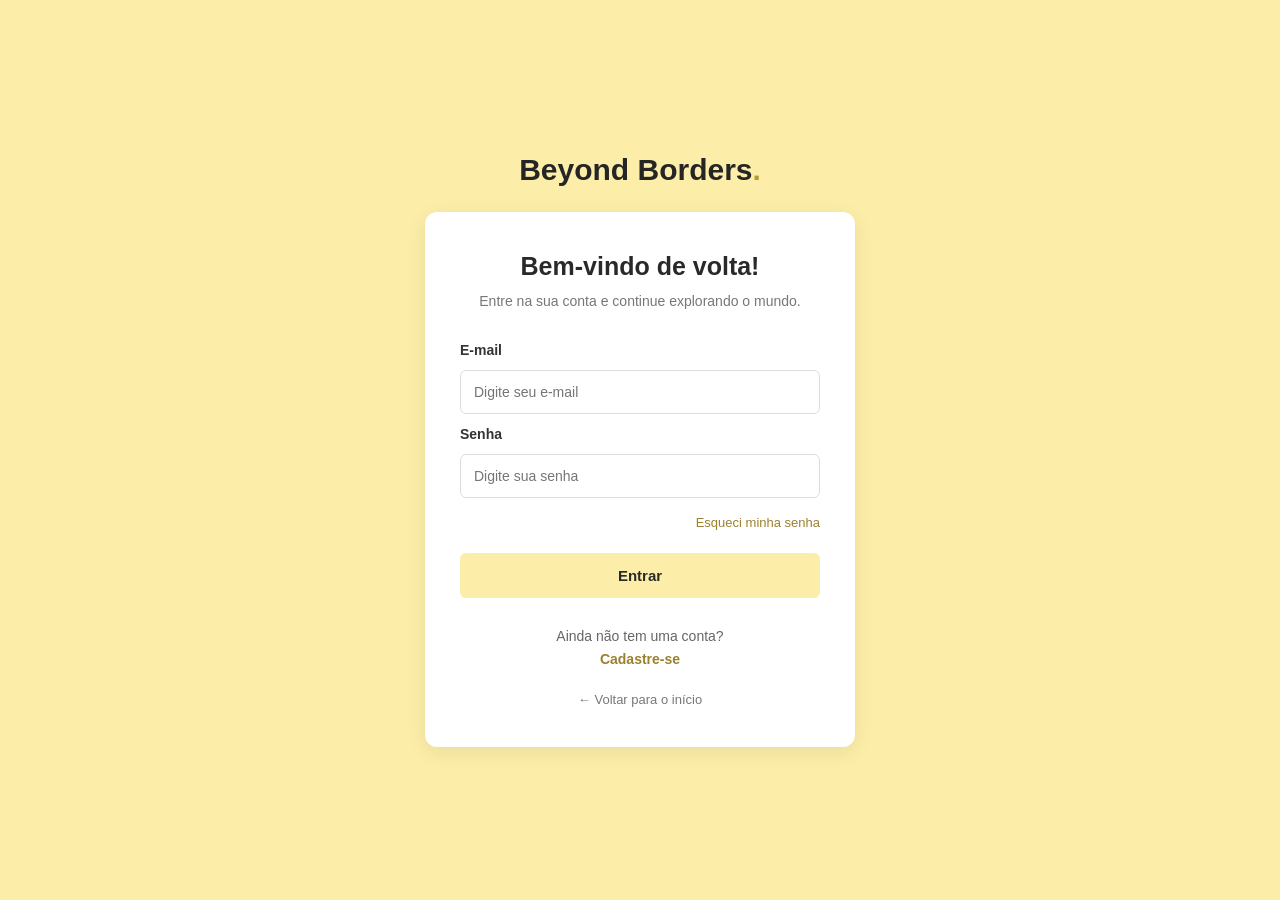
<file: frontend/area.html>
<!DOCTYPE html>
<html lang="pt-br">
<head>
    <meta charset="UTF-8">
    <meta name="viewport" content="width=device-width, initial-scale=1.0">
    <title>Minha conta | Beyond Borders</title>
    <link rel="stylesheet" href="css/style.css">
</head>

<body class="pagina-login">

    <div class="login-container">

        <div class="login-box">

            <h1>Bem-vindo à Beyond Borders! ✈️</h1>

            <p id="boasVindas">
                Você está conectado!
            </p>

            <button onclick="window.location.href='index.html'">
                Explorar destinos
            </button>

            <button onclick="window.location.href='cadastrar-ponto.html'"
             style="margin-top: 12px;">
                Cadastrar ponto turístico
            </button>

            <button onclick="sair()" style="margin-top: 12px;">
                Sair da conta
            </button>

        </div>

    </div>

    <script>
        const usuario = JSON.parse(
            sessionStorage.getItem("usuarioLogado")
        );

        if (!usuario) {
            window.location.href = "login.html";
        } else {
            document.getElementById("boasVindas").textContent =
                "Olá, " + usuario.nome + "! Que bom ter você conosco.";
        }

        function sair() {
            sessionStorage.removeItem("usuarioLogado");
            window.location.href = "login.html";
        }
    </script>

</body>
</html>
</file>
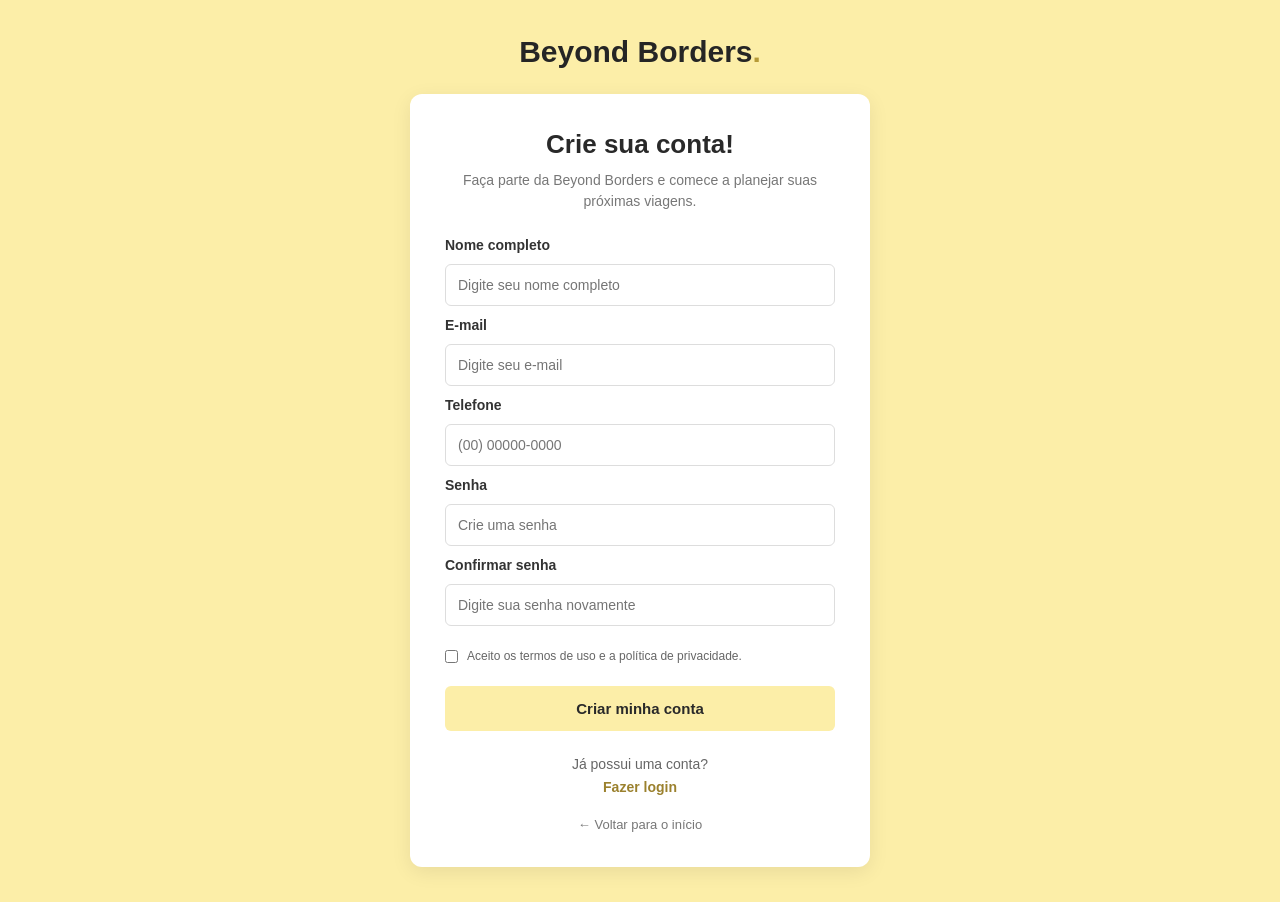
<file: frontend/cadastro.html>
<!DOCTYPE html>
<html lang="pt-br">

<head>
    <meta charset="UTF-8">
    <meta name="viewport" content="width=device-width, initial-scale=1.0">
    <title>Cadastro | Beyond Borders</title>
    <link rel="stylesheet" href="css/style.css">
</head>

<body class="pagina-cadastro">

    <div class="cadastro-container">

        <a href="index.html" class="logo-cadastro">
            Beyond Borders<span>.</span>
        </a>

        <div class="cadastro-box">

            <h1>Crie sua conta!</h1>

            <p>
                Faça parte da Beyond Borders e comece
                a planejar suas próximas viagens.
            </p>

            <form id="cadastroForm">

                <label for="nome">Nome completo</label>
                <input type="text" id="nome" placeholder="Digite seu nome completo" required>

                <label for="email-cadastro">E-mail</label>
                <input type="email" id="email-cadastro" placeholder="Digite seu e-mail" required>

                <label for="telefone">Telefone</label>
                <input type="tel" id="telefone" placeholder="(00) 00000-0000" required>

                <label for="senha-cadastro">Senha</label>
                <input type="password" id="senha-cadastro" placeholder="Crie uma senha" minlength="8" required>

                <label for="confirmar-senha">Confirmar senha</label>
                <input type="password" id="confirmar-senha" placeholder="Digite sua senha novamente" minlength="8" required>

                <div class="termos">
                    <input type="checkbox" id="termos" required>
                    <label for="termos">
                        Aceito os termos de uso e a política de privacidade.
                    </label>
                </div>

                <button type="submit">Criar minha conta</button>

            </form>

            <p id="mensagemCadastro"></p>

            <div class="ja-conta">
                <p>Já possui uma conta?</p>
                <a href="login.html">Fazer login</a>
            </div>

            <a href="index.html" class="voltar">
                ← Voltar para o início
            </a>

        </div>
    </div>

    <script src="js/banco-simulado.js"></script>
    <script src="js/script.js"></script>

</body>
</html>
</file>
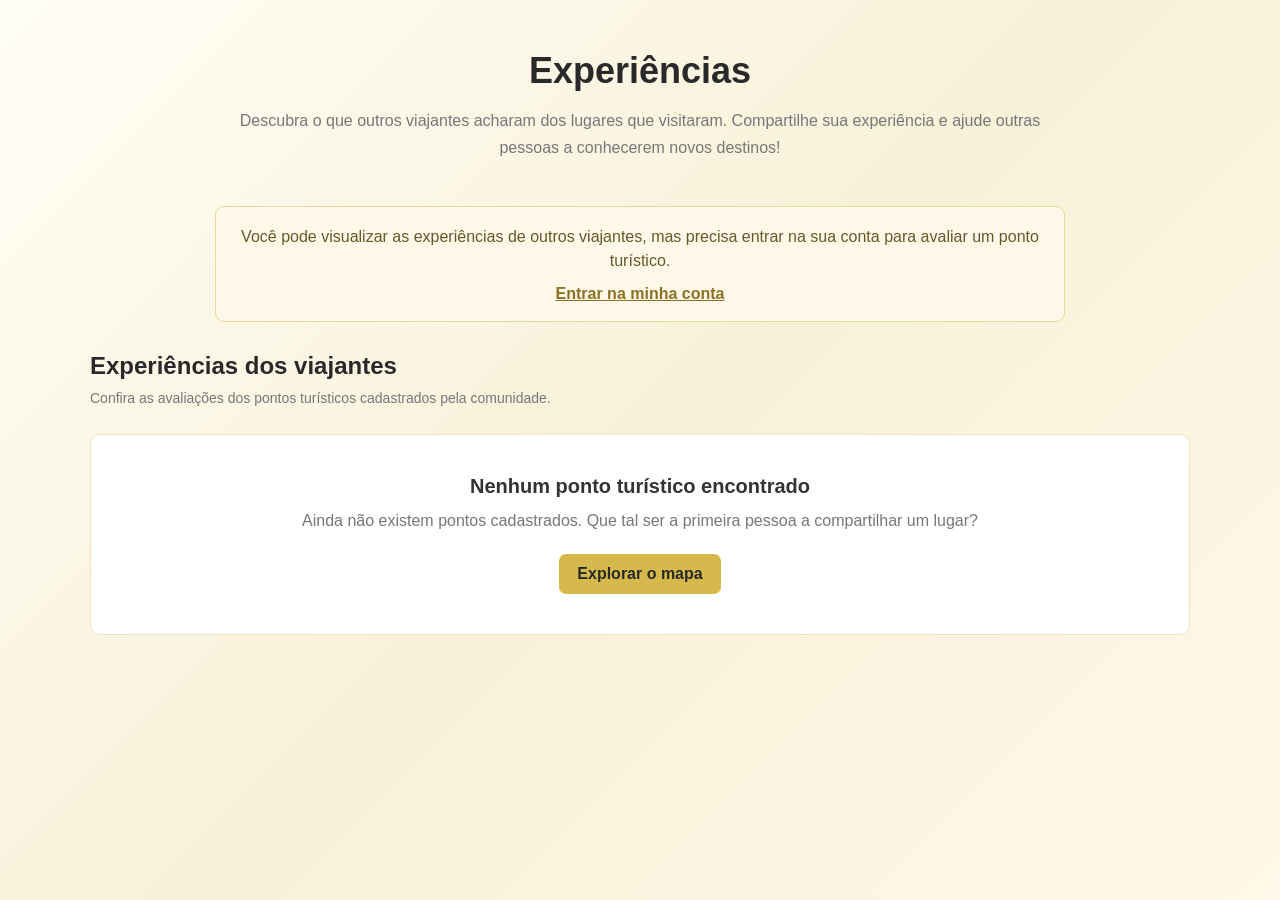
<file: frontend/experiencias.html>
<!DOCTYPE html>
<html lang="pt-BR">

<head>
    <meta charset="UTF-8">
    <meta name="viewport" content="width=device-width, initial-scale=1.0">

    <title>Experiências | Beyond Borders</title>

    <link rel="stylesheet" href="css/style.css">
    <link rel="stylesheet" href="css/experiencias.css">
</head>

<body>

    <main class="pagina-experiencias">

        <section class="introducao-experiencias">

            <h1>Experiências</h1>

            <p>
                Descubra o que outros viajantes acharam dos lugares que visitaram.
                Compartilhe sua experiência e ajude outras pessoas a conhecerem
                novos destinos!
            </p>

        </section>

        <section class="aviso-login" id="avisoLogin" hidden>

            <p>
                Você pode visualizar as experiências de outros viajantes,
                mas precisa entrar na sua conta para avaliar um ponto turístico.
            </p>

            <a href="login.html">Entrar na minha conta</a>

        </section>

        <section class="conteudo-experiencias">

            <div class="titulo-lista-experiencias">

                <h2>Experiências dos viajantes</h2>

                <p>
                    Confira as avaliações dos pontos turísticos cadastrados
                    pela comunidade.
                </p>

            </div>

            <div id="listaExperiencias" class="lista-experiencias">

                <!-- Os pontos turísticos serão carregados pelo JavaScript -->

            </div>

            <div id="mensagemSemPontos" class="mensagem-sem-pontos" hidden>

                <h3>Nenhum ponto turístico encontrado</h3>

                <p>
                    Ainda não existem pontos cadastrados.
                    Que tal ser a primeira pessoa a compartilhar um lugar?
                </p>

                <a href="destinos.html">Explorar o mapa</a>

            </div>

        </section>

    </main>

    <script src="js/banco-simulado.js"></script>
    <script src="js/experiencias.js"></script>
    <script src="js/experiencias.js"></script>

</body>
</html>
</file>
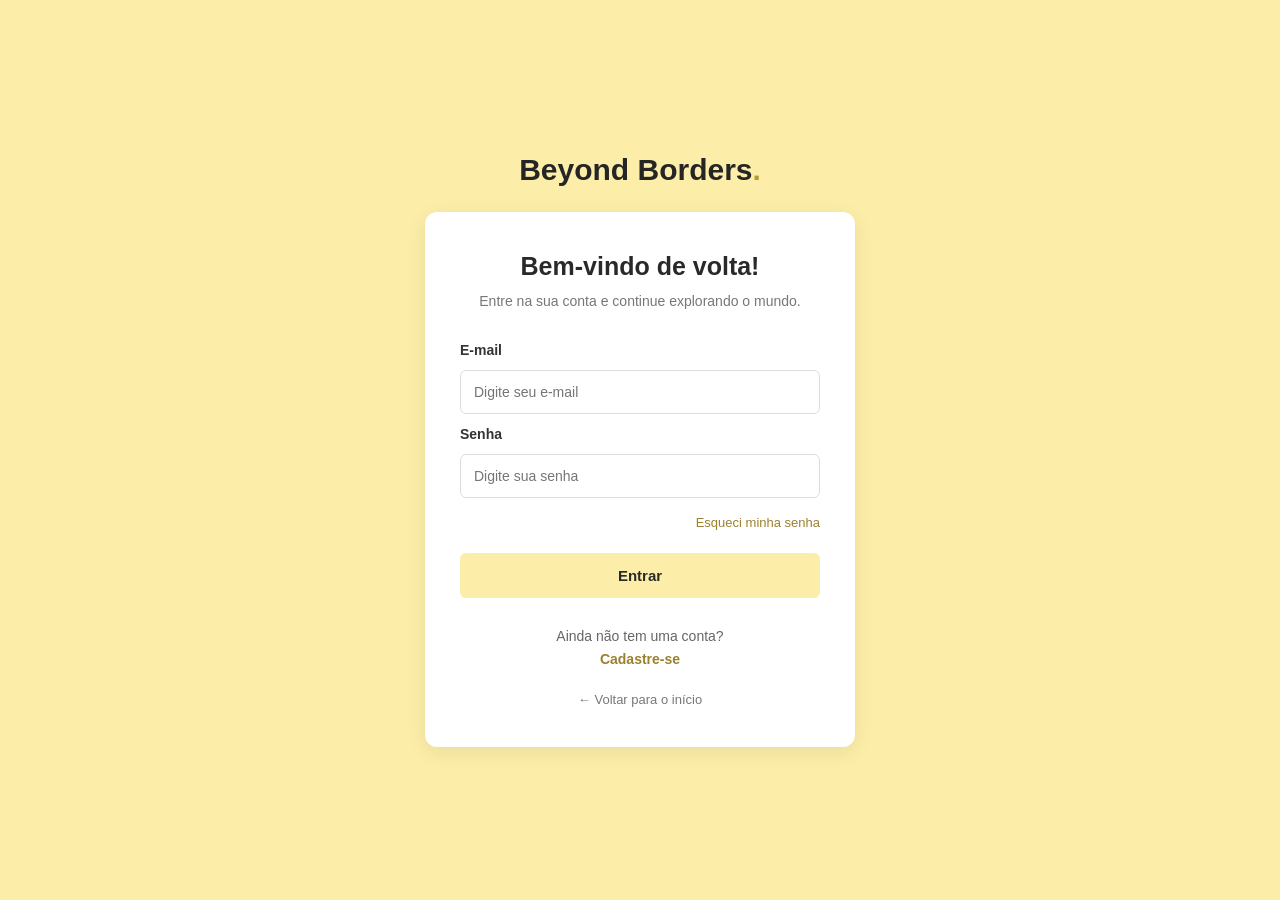
<file: frontend/login.html>
<!DOCTYPE html>
<html lang="pt-br">

<head>
    <meta charset="UTF-8">
    <meta name="viewport" content="width=device-width, initial-scale=1.0">
    <title>Login | Beyond Borders</title>
    <link rel="stylesheet" href="css/style.css">
</head>

<body class="pagina-login">

    <div class="login-container">

        <a href="index.html" class="logo-login">
            Beyond Borders<span>.</span>
        </a>

        <div class="login-box">

            <h1>Bem-vindo de volta!</h1>

            <p>Entre na sua conta e continue explorando o mundo.</p>

            <form id="loginForm">

                <label for="email">E-mail</label>
                <input
                    type="email"
                    id="email"
                    placeholder="Digite seu e-mail"
                    required
                >

                <label for="senha">Senha</label>
                <input
                    type="password"
                    id="senha"
                    placeholder="Digite sua senha"
                    required
                >

                <div class="esqueci">
                    <a href="#">Esqueci minha senha</a>
                </div>

                <button type="submit">Entrar</button>

            </form>

            <p id="mensagemLogin"></p>

            <div class="criar-conta">
                <p>Ainda não tem uma conta?</p>
                <a href="cadastro.html">Cadastre-se</a>
            </div>

            <a href="index.html" class="voltar">
                ← Voltar para o início
            </a>

        </div>

    </div>

    <script src="js/banco-simulado.js"></script>
    <script src="js/script.js"></script>

</body>
</html>
</file>
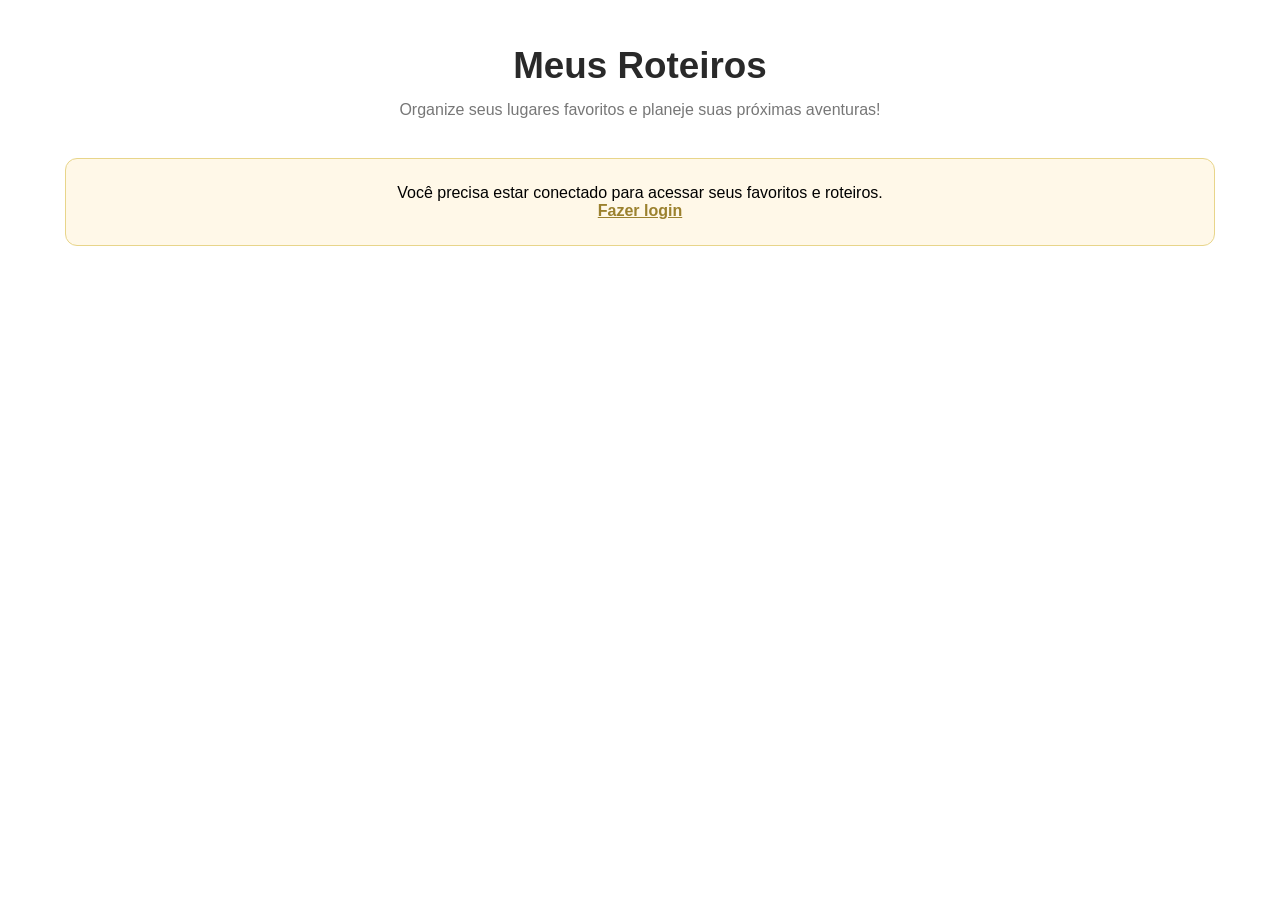
<file: frontend/meus-roteiros.html>
<!DOCTYPE html>
<html lang="pt-BR">
<head>
    <meta charset="UTF-8">
    <meta name="viewport" content="width=device-width, initial-scale=1.0">
    <title>Meus Roteiros - Beyond Borders</title>

    <link rel="stylesheet" href="css/style.css">
    <link rel="stylesheet" href="css/meus-roteiros.css">
</head>
<body>

    <main class="pagina-roteiros">

        <section class="introducao-roteiros">
            <h1>Meus Roteiros</h1>
            <p>Organize seus lugares favoritos e planeje suas próximas aventuras!</p>
        </section>

        <div id="avisoLogin" class="aviso-login" hidden>
            <p>Você precisa estar conectado para acessar seus favoritos e roteiros.</p>
            <a href="login.html">Fazer login</a>
        </div>

        <div id="conteudoRoteiros" hidden>

            <div class="abas-roteiros">
                <button class="aba-roteiro ativa" data-aba="favoritos">
                    ♥ Meus Favoritos
                </button>

                <button class="aba-roteiro" data-aba="roteiros">
                    ✈ Meus Roteiros
                </button>

                <button class="aba-roteiro" data-aba="pontos">
                    + Explorar Pontos
                </button>
            </div>

            <section id="secaoFavoritos" class="secao-roteiro">
                <h2>Meus lugares favoritos</h2>
                <p class="descricao-secao">Aqui ficam os pontos turísticos que você salvou.</p>
                <div id="listaFavoritos" class="lista-pontos"></div>
            </section>

            <section id="secaoRoteiros" class="secao-roteiro" hidden>
                <h2>Seus roteiros</h2>
                <p class="descricao-secao">Crie roteiros e reúna os lugares que deseja visitar.</p>

                <form id="formNovoRoteiro" class="form-novo-roteiro">
                    <label for="nomeRoteiro">Nome do roteiro</label>
                    <input
                        type="text"
                        id="nomeRoteiro"
                        placeholder="Ex.: Minha viagem de férias"
                        maxlength="60"
                        required
                    >

                    <label for="descricaoRoteiro">Descrição (opcional)</label>
                    <textarea
                        id="descricaoRoteiro"
                        placeholder="Conte um pouco sobre esse roteiro..."
                        rows="3"
                        maxlength="300"
                    ></textarea>

                    <button type="submit">Criar roteiro</button>
                </form>

                <div id="listaRoteiros" class="lista-roteiros"></div>
            </section>

            <section id="secaoPontos" class="secao-roteiro" hidden>
                <h2>Explorar pontos turísticos</h2>
                <p class="descricao-secao">
                    Veja os pontos cadastrados no Beyond Borders e salve os que deseja conhecer.
                </p>
                <div id="listaTodosPontos" class="lista-pontos"></div>
            </section>

        </div>
    </main>

    <script src="js/banco-simulado.js"></script>
    <script src="js/meus-roteiros.js"></script>
</body>
</html>
</file>
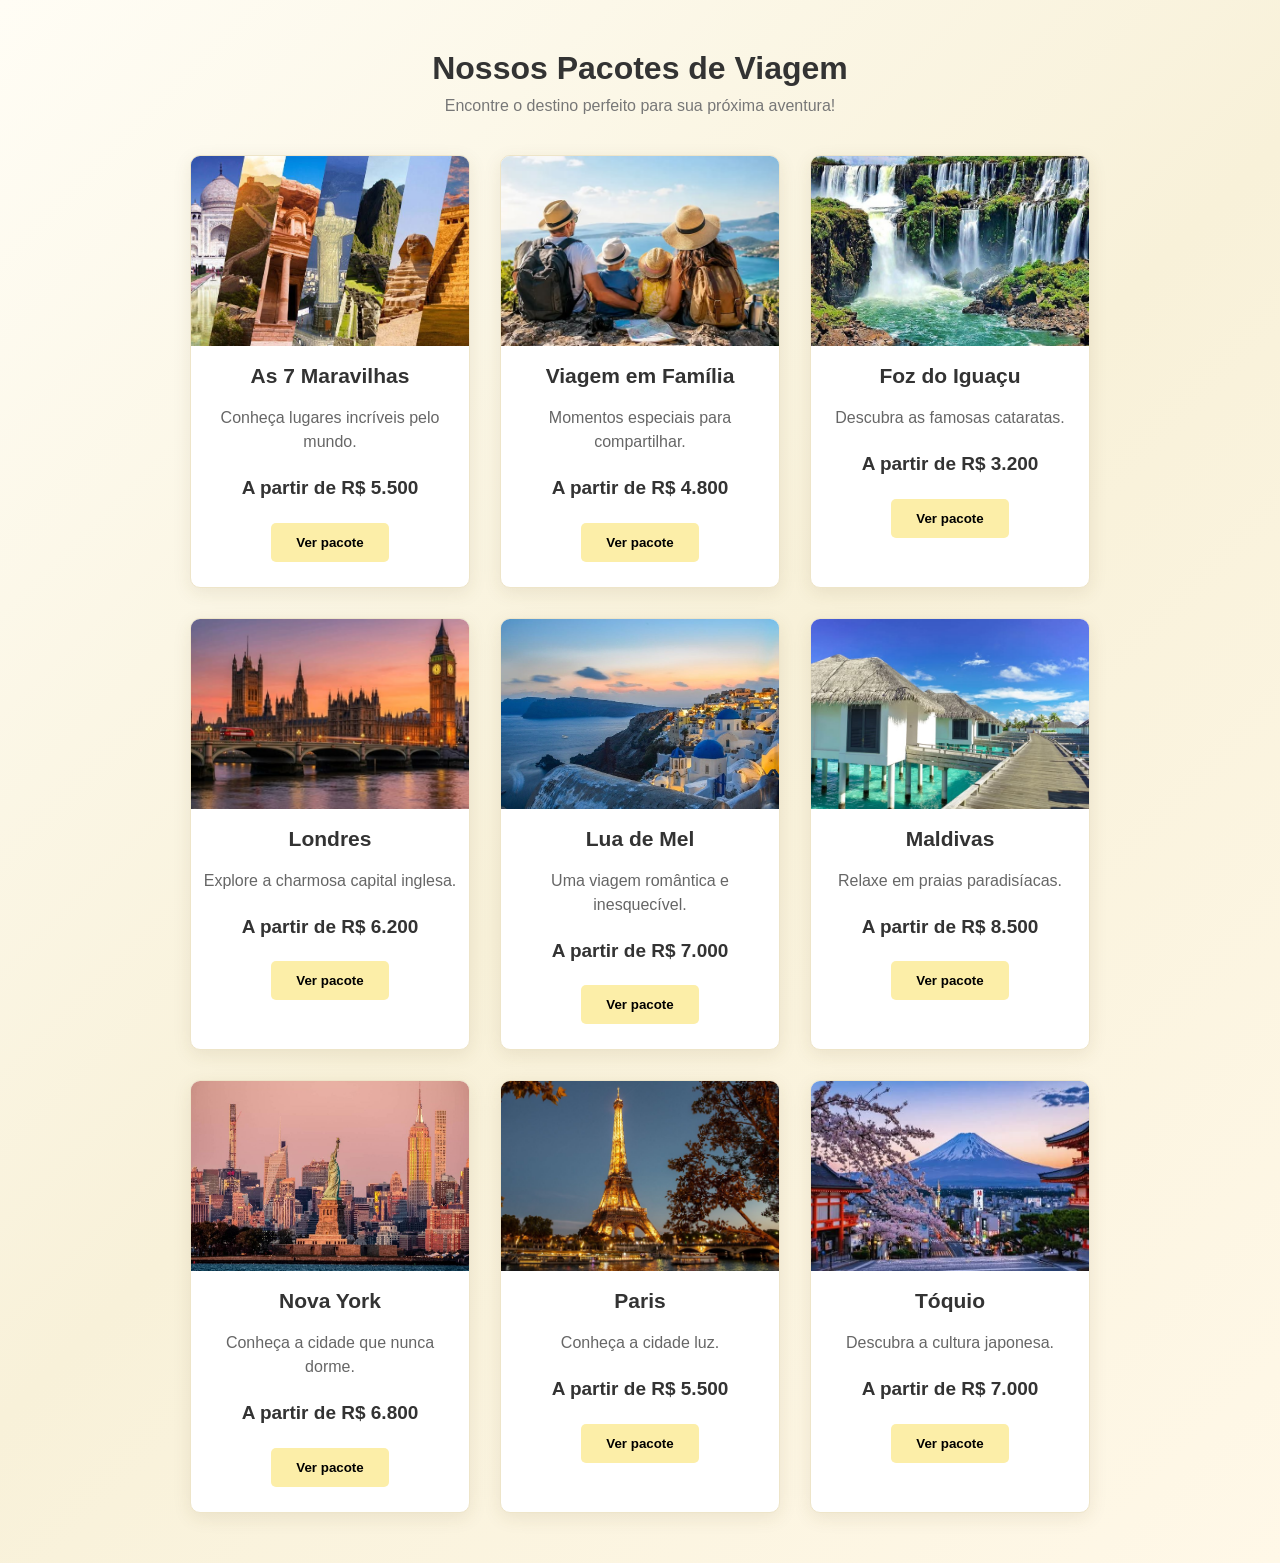
<file: frontend/pacotes.html>
<!DOCTYPE html>
<html lang="pt-br">
<head>
    <meta charset="UTF-8">
    <meta name="viewport" content="width=device-width, initial-scale=1.0">
    <title>Pacotes | Beyond Borders</title>
    <link rel="stylesheet" href="css/style.css">
</head>

<body>

    <header>
        <!-- Depois vamos conectar o mesmo cabeçalho da página inicial -->
    </header>

    <section class="pagina-pacotes">
        <h1>Nossos Pacotes de Viagem</h1>
        <p>Encontre o destino perfeito para sua próxima aventura!</p>

       
<div class="lista-pacotes">

    <div class="pacote">
        <img src="img/7maravilhas.jpg" alt="Sete Maravilhas">
        <h2>As 7 Maravilhas</h2>
        <p>Conheça lugares incríveis pelo mundo.</p>
        <p class="preco">A partir de R$ 5.500</p>
        <button>Ver pacote</button>
    </div>

    <div class="pacote">
        <img src="img/familia.jpg" alt="Viagem em família">
        <h2>Viagem em Família</h2>
        <p>Momentos especiais para compartilhar.</p>
        <p class="preco">A partir de R$ 4.800</p>
        <button>Ver pacote</button>
    </div>

    <div class="pacote">
        <img src="img/fozdoiguacu.jpg" alt="Foz do Iguaçu">
        <h2>Foz do Iguaçu</h2>
        <p>Descubra as famosas cataratas.</p>
        <p class="preco">A partir de R$ 3.200</p>
        <button>Ver pacote</button>
    </div>

    <div class="pacote">
        <img src="img/londres.jpg" alt="Londres">
        <h2>Londres</h2>
        <p>Explore a charmosa capital inglesa.</p>
        <p class="preco">A partir de R$ 6.200</p>
        <button>Ver pacote</button>
    </div>

    <div class="pacote">
        <img src="img/luademel.jpg" alt="Lua de mel">
        <h2>Lua de Mel</h2>
        <p>Uma viagem romântica e inesquecível.</p>
        <p class="preco">A partir de R$ 7.000</p>
        <button>Ver pacote</button>
    </div>

    <div class="pacote">
        <img src="img/maldivas.jpg" alt="Maldivas">
        <h2>Maldivas</h2>
        <p>Relaxe em praias paradisíacas.</p>
        <p class="preco">A partir de R$ 8.500</p>
        <button>Ver pacote</button>
    </div>

    <div class="pacote">
        <img src="img/ny.jpg" alt="Nova York">
        <h2>Nova York</h2>
        <p>Conheça a cidade que nunca dorme.</p>
        <p class="preco">A partir de R$ 6.800</p>
        <button>Ver pacote</button>
    </div>

    <div class="pacote">
        <img src="img/paris.jpg" alt="Paris">
        <h2>Paris</h2>
        <p>Conheça a cidade luz.</p>
        <p class="preco">A partir de R$ 5.500</p>
        <button>Ver pacote</button>
    </div>

    <div class="pacote">
        <img src="img/toquio.jpg" alt="Tóquio">
        <h2>Tóquio</h2>
        <p>Descubra a cultura japonesa.</p>
        <p class="preco">A partir de R$ 7.000</p>
        <button>Ver pacote</button>
    </div>

</div>

    </section>

</body>
</html>
</file>
<file: frontend/css/style.css>
/* CONFIGURAÇÕES GERAIS */
* {
    margin: 0;
    padding: 0;
    box-sizing: border-box;
}

body {
    font-family: Arial, Helvetica, sans-serif;
    background-color: #ffffff;
}

/* BANNER DA PÁGINA INICIAL */
.banner-turismo {
    width: 100%;
    height: 400px;
    overflow: hidden;
}

.banner-turismo img {
    width: 100%;
    height: 100%;
    object-fit: cover;
    object-position: center;
    display: block;
}

/* CABEÇALHO FIXO */
.cabecalho {
    width: 100%;
    position: sticky;
    top: 0;
    z-index: 1000;
    background-color: #ffffff;
    box-shadow: 0 2px 8px rgba(0, 0, 0, 0.08);
}

/* PARTE SUPERIOR */
.topo {
    height: 75px;
    display: flex;
    align-items: center;
    justify-content: space-between;
    padding: 0 7%;
    background-color: #ffffff;
}

/* LOGO */
.logo {
    font-size: 27px;
    font-weight: bold;
    color: #252525;
    letter-spacing: -1px;
}

.logo span {
    color: #d6b94d;
}

/* LINKS SUPERIORES */
.links-superiores {
    display: flex;
    align-items: center;
    gap: 35px;
}

.links-superiores a {
    text-decoration: none;
    color: #333333;
    font-size: 14px;
    font-weight: 500;
}

.links-superiores a:hover {
    color: #b69a37;
}

/* BOTÃO CADASTRO */
.links-superiores .cadastro {
    background-color: #FCEEA8;
    padding: 11px 20px;
    border-radius: 5px;
    font-weight: bold;
}

/* PARTE INFERIOR */
.menu {
    min-height: 75px;
    background-color: #FCEEA8;
    display: flex;
    align-items: center;
    justify-content: space-between;
    padding: 12px 7%;
    gap: 35px;
}

/* BARRA DE PESQUISA */
.pesquisa {
    width: 310px;
    height: 43px;
    background-color: #ffffff;
    border-radius: 6px;
    display: flex;
    align-items: center;
    padding: 0 15px;
    gap: 10px;
}

.pesquisa span {
    font-size: 23px;
    color: #777777;
}

.pesquisa input {
    width: 100%;
    border: none;
    outline: none;
    font-size: 13px;
    color: #333333;
    background: transparent;
}

/* NAVEGAÇÃO */
.menu nav {
    display: flex;
    align-items: center;
    justify-content: space-between;
    flex: 1;
    max-width: 650px;
}

.menu nav a {
    text-decoration: none;
    color: #292929;
    font-size: 14px;
    font-weight: 600;
    transition: 0.3s;
}

.menu nav a:hover {
    color: #9b7d1b;
}

/* RESPONSIVIDADE */
@media (max-width: 750px) {

    .topo {
        padding: 0 4%;
    }

    .logo {
        font-size: 21px;
    }

    .links-superiores {
        gap: 12px;
    }

    .links-superiores a {
        font-size: 12px;
    }

    .menu {
        flex-direction: column;
        padding: 15px 4%;
        gap: 18px;
    }

    .pesquisa {
        width: 100%;
    }

    .menu nav {
        width: 100%;
        gap: 15px;
        flex-wrap: wrap;
        justify-content: center;
    }
}

/* ===== PÁGINA DE LOGIN ===== */

.pagina-login {
    min-height: 100vh;
    background-color: #FCEEA8;
    display: flex;
    align-items: center;
    justify-content: center;
    padding: 30px 15px;
}

/* CONTAINER */
.login-container {
    width: 100%;
    max-width: 430px;
    text-align: center;
}

/* LOGO */
.logo-login {
    display: inline-block;
    font-size: 30px;
    font-weight: bold;
    color: #252525;
    text-decoration: none;
    margin-bottom: 25px;
}

.logo-login span {
    color: #b69a37;
}

/* CAIXA DE LOGIN */
.login-box {
    background-color: #ffffff;
    padding: 40px 35px;
    border-radius: 12px;
    box-shadow: 0 5px 20px rgba(0,0,0,0.08);
    text-align: left;
}

.login-box h1 {
    font-size: 25px;
    color: #292929;
    margin-bottom: 10px;
    text-align: center;
}

.login-box > p {
    font-size: 14px;
    color: #777;
    text-align: center;
    margin-bottom: 30px;
    line-height: 1.5;
}

/* FORMULÁRIO */
.login-box form {
    display: flex;
    flex-direction: column;
    gap: 12px;
}

.login-box label {
    font-size: 14px;
    font-weight: bold;
    color: #333;
}

.login-box input {
    width: 100%;
    padding: 13px;
    border: 1px solid #ddd;
    border-radius: 6px;
    outline: none;
    font-size: 14px;
}

.login-box input:focus {
    border-color: #d6b94d;
}

/* ESQUECI A SENHA */
.esqueci {
    text-align: right;
    margin: 3px 0 10px;
}

.esqueci a {
    color: #9b812e;
    font-size: 13px;
    text-decoration: none;
}

/* BOTÃO */
.login-box button {
    background-color: #FCEEA8;
    color: #292929;
    border: none;
    padding: 14px;
    border-radius: 6px;
    font-size: 15px;
    font-weight: bold;
    cursor: pointer;
    transition: 0.3s;
}

.login-box button:hover {
    background-color: #ead782;
}

/* CRIAR CONTA */
.criar-conta {
    text-align: center;
    margin-top: 25px;
    font-size: 14px;
}

.criar-conta p {
    color: #666;
    margin-bottom: 7px;
}

.criar-conta a {
    color: #9b812e;
    font-weight: bold;
    text-decoration: none;
}

/* VOLTAR */
.voltar {
    display: block;
    text-align: center;
    margin-top: 25px;
    color: #777;
    text-decoration: none;
    font-size: 13px;
}

/* ===== PÁGINA DE CADASTRO ===== */

.pagina-cadastro {
    min-height: 100vh;
    background-color: #FCEEA8;
    display: flex;
    align-items: center;
    justify-content: center;
    padding: 35px 15px;
}

/* CONTAINER */
.cadastro-container {
    width: 100%;
    max-width: 460px;
    text-align: center;
}

/* LOGO */
.logo-cadastro {
    display: inline-block;
    font-size: 30px;
    font-weight: bold;
    color: #252525;
    text-decoration: none;
    margin-bottom: 25px;
}

.logo-cadastro span {
    color: #b69a37;
}

/* CAIXA */
.cadastro-box {
    background-color: #ffffff;
    padding: 35px;
    border-radius: 12px;
    box-shadow: 0 5px 20px rgba(0,0,0,0.08);
    text-align: left;
}

.cadastro-box h1 {
    font-size: 26px;
    color: #292929;
    margin-bottom: 10px;
    text-align: center;
}

.cadastro-box > p {
    font-size: 14px;
    color: #777;
    text-align: center;
    margin-bottom: 25px;
    line-height: 1.5;
}

/* FORMULÁRIO */
.cadastro-box form {
    display: flex;
    flex-direction: column;
    gap: 11px;
}

.cadastro-box form > label {
    font-size: 14px;
    font-weight: bold;
    color: #333;
}

.cadastro-box input:not([type="checkbox"]) {
    width: 100%;
    padding: 12px;
    border: 1px solid #ddd;
    border-radius: 6px;
    outline: none;
    font-size: 14px;
}

.cadastro-box input:focus {
    border-color: #d6b94d;
}

/* TERMOS */
.termos {
    display: flex;
    align-items: flex-start;
    gap: 9px;
    margin: 10px 0;
}

.termos input {
    margin-top: 3px;
    accent-color: #b69a37;
}

.termos label {
    font-size: 12px;
    color: #666;
    line-height: 1.5;
}

/* BOTÃO */
.cadastro-box button {
    background-color: #FCEEA8;
    color: #292929;
    border: none;
    padding: 14px;
    border-radius: 6px;
    font-size: 15px;
    font-weight: bold;
    cursor: pointer;
    transition: 0.3s;
}

.cadastro-box button:hover {
    background-color: #ead782;
}

/* LOGIN */
.ja-conta {
    text-align: center;
    margin-top: 22px;
    font-size: 14px;
}

.ja-conta p {
    color: #666;
    margin-bottom: 7px;
}

.ja-conta a {
    color: #9b812e;
    font-weight: bold;
    text-decoration: none;
}

/* VOLTAR */
.cadastro-box .voltar {
    display: block;
    text-align: center;
    margin-top: 22px;
    color: #777;
    font-size: 13px;
    text-decoration: none;
}

/* CELULAR */
@media (max-width: 500px) {
    .cadastro-box {
        padding: 25px 20px;
    }
}
.banner-turismo {
    width: 100%;
    height: 450px;
    background-image: url("img/banner-praia.png");
    background-size: cover;
    background-position: center;
}


.destinos {
    padding: 55px 7%;
    text-align: center;
    background: linear-gradient(
        135deg,
        #fffdf5,
        #f8f1d9,
        #fff8e8
    );
}

.destinos h2 {
    font-size: 30px;
    color: #333;
    margin-bottom: 10px;
}

.destinos > p {
    color: #777;
    margin-bottom: 35px;
}

.cards-destinos {
    display: grid;
    grid-template-columns: repeat(3, 280px);
    justify-content: center;
    gap: 30px;
}

.card-destino {
    width: 280px;
    background: white;
    border-radius: 10px;
    overflow: hidden;
    padding-bottom: 20px;
    box-shadow: 0 3px 12px rgba(0,0,0,0.12);
    transition: transform 0.3s;
}

.card-destino:hover {
    transform: translateY(-5px);
}

.card-destino img {
    width: 100%;
    height: 190px;
    object-fit: cover;
    display: block;
}

.card-destino h3 {
    color: #333;
    margin: 18px 0;
}

.botao-precos {
    display: inline-block;
    background-color: #FCEEA8;
    color: #333;
    padding: 10px 28px;
    border-radius: 5px;
    text-decoration: none;
    font-weight: bold;
}

.botao-precos:hover {
    background-color: #f5df7c;
}

@media (max-width: 950px) {
    .cards-destinos {
        grid-template-columns: repeat(2, 280px);
    }
}

@media (max-width: 620px) {
    .cards-destinos {
        grid-template-columns: 1fr;
    }

    .card-destino {
        width: 100%;
        max-width: 320px;
        justify-self: center;
    }
}

/* PÁGINA DE PACOTES */


.pagina-pacotes {
    padding: 50px 7%;
    text-align: center;
    background: linear-gradient(
        135deg,
        #fffdf5,
        #f8f1d9,
        #fff8e8
    );
    min-height: 100vh;
}


.pagina-pacotes h1 {
    font-size: 32px;
    color: #333;
    margin-bottom: 10px;
}

.pagina-pacotes > p {
    color: #777;
    margin-bottom: 40px;
}

.lista-pacotes {
    display: grid;
    grid-template-columns: repeat(3, 280px);
    justify-content: center;
    gap: 30px;
}

.pacote {
    padding: 25px 20px;
    border-radius: 10px;
    box-shadow: 0 3px 12px rgba(0,0,0,0.12);
    background-color: white;
}

.pacote h2 {
    color: #333;
    font-size: 21px;
}

.pacote p {
    color: #666;
    line-height: 1.5;
}

.pacote .preco {
    font-size: 19px;
    font-weight: bold;
    color: #333;
    margin: 20px 0;
}

.pacote button {
    background-color: #FCEEA8;
    border: none;
    padding: 12px 25px;
    border-radius: 5px;
    font-weight: bold;
    cursor: pointer;
}

.pacote button:hover {
    background-color: #f5df7c;
}

@media (max-width: 950px) {
    .lista-pacotes {
        grid-template-columns: repeat(2, 280px);
    }
}

@media (max-width: 620px) {
    .lista-pacotes {
        grid-template-columns: 1fr;
    }
}

.pacote {
    overflow: hidden;
    padding: 0 0 25px;
}

.pacote img {
    width: 100%;
    height: 190px;
    object-fit: cover;
    display: block;
}

.pacote h2 {
    margin: 18px 10px;
}

.pacote p {
    margin-left: 12px;
    margin-right: 12px;
}

.pacote {
    border: 1px solid #eee5c9;
    box-shadow: 0 5px 18px rgba(100, 80, 30, 0.10);
    transition: transform 0.3s, box-shadow 0.3s;
}

.pacote:hover {
    transform: translateY(-6px);
    box-shadow: 0 9px 22px rgba(100, 80, 30, 0.16);
}

.promocoes {
    padding: 55px 7%;
    text-align: center;
    background: linear-gradient(
        135deg,
        #fffdf5,
        #f8f1d9,
        #fff8e8
    );
}

.cards-promocoes {
    display: grid;
    grid-template-columns: repeat(3, 280px);
    justify-content: center;
    gap: 28px;
    margin-top: 35px;
}

.card-promocao {
    background: white;
    border-radius: 12px;
    overflow: hidden;
    padding-bottom: 20px;
    box-shadow: 0 4px 12px #00000015;
}

.card-promocao img {
    width: 100%;
    height: 190px;
    object-fit: cover;
}

.card-promocao h3 {
    margin: 15px 0;
}

.card-promocao p {
    margin: 8px;
}

.card-promocao strong {
    display: block;
    color: #b28a00;
    font-size: 22px;
    margin-bottom: 15px;
}

.card-promocao a {
    display: inline-block;
    background: #fceea8;
    color: #222;
    padding: 10px 25px;
    border-radius: 6px;
    text-decoration: none;
    font-weight: bold;
}

.card-promocao a:hover {
    background: #f5df70;
}

@media (max-width: 950px) {
    .cards-promocoes {
        grid-template-columns: repeat(2, 280px);
    }
}

@media (max-width: 620px) {
    .cards-promocoes {
        grid-template-columns: 280px;
    }
}
</file>
<file: frontend/css/experiencias.css>
/* ==============================================
   PÁGINA DE EXPERIÊNCIAS
   BEYOND BORDERS
   ============================================== */

.pagina-experiencias {
    min-height: 100vh;
    padding: 50px 7%;
    background: linear-gradient(
        135deg,
        #fffdf5,
        #f8f1d9,
        #fff8e8
    );
    font-family: Arial, Helvetica, sans-serif;
    color: #333333;
}

/* INTRODUÇÃO */

.introducao-experiencias {
    max-width: 850px;
    margin: 0 auto 45px;
    text-align: center;
}

.introducao-experiencias h1 {
    margin-bottom: 15px;
    color: #292929;
    font-size: 36px;
}

.introducao-experiencias p {
    color: #777777;
    font-size: 16px;
    line-height: 1.7;
}

/* AVISO DE LOGIN */

.aviso-login {
    max-width: 850px;
    margin: 0 auto 30px;
    padding: 18px 22px;
    background: #fff8e8;
    border: 1px solid #e8d99f;
    border-radius: 9px;
    text-align: center;
}

.aviso-login[hidden] {
    display: none;
}

.aviso-login p {
    margin: 0 0 12px;
    color: #66582b;
    line-height: 1.5;
}

.aviso-login a {
    color: #8b7126;
    font-weight: 700;
    text-decoration: underline;
}

/* TÍTULO DA LISTA */

.conteudo-experiencias {
    max-width: 1100px;
    margin: 0 auto;
}

.titulo-lista-experiencias {
    margin-bottom: 25px;
}

.titulo-lista-experiencias h2 {
    margin-bottom: 8px;
    color: #292929;
    font-size: 24px;
}

.titulo-lista-experiencias p {
    color: #777777;
    font-size: 14px;
    line-height: 1.5;
}

/* LISTA DE PONTOS */

.lista-experiencias {
    display: flex;
    flex-direction: column;
    gap: 25px;
}

/* CARTÃO DE CADA PONTO */

.card-experiencia {
    padding: 25px;
    background: #ffffff;
    border: 1px solid #eee5c9;
    border-radius: 12px;
    box-shadow: 0 5px 18px rgba(100, 80, 30, 0.10);
}

/* INFORMAÇÕES DO PONTO */

.informacoes-ponto {
    display: flex;
    align-items: flex-start;
    gap: 22px;
    margin-bottom: 20px;
}

.foto-ponto-experiencia {
    width: 190px;
    height: 145px;
    flex-shrink: 0;
    object-fit: cover;
    border-radius: 9px;
    background: #f8f1d9;
}

.sem-foto-ponto {
    display: flex;
    align-items: center;
    justify-content: center;
    width: 190px;
    height: 145px;
    flex-shrink: 0;
    border-radius: 9px;
    background: #f8f1d9;
    color: #927c39;
    font-size: 13px;
    text-align: center;
}

.dados-ponto {
    flex: 1;
    min-width: 0;
}

.dados-ponto h3 {
    margin: 0 0 8px;
    color: #292929;
    font-size: 21px;
}

.localizacao-ponto {
    margin-bottom: 10px;
    color: #8b7126;
    font-size: 13px;
    font-weight: 600;
}

.descricao-ponto-experiencia {
    color: #666666;
    font-size: 14px;
    line-height: 1.6;
    overflow-wrap: anywhere;
}

/* MÉDIA DE AVALIAÇÕES */

.resumo-avaliacoes {
    display: flex;
    align-items: center;
    flex-wrap: wrap;
    gap: 10px;
    padding: 14px 0;
    border-top: 1px solid #eee8d7;
    border-bottom: 1px solid #eee8d7;
}

.estrelas-media {
    color: #d6b94d;
    font-size: 22px;
    letter-spacing: 2px;
}

.nota-media {
    color: #333333;
    font-size: 17px;
    font-weight: 700;
}

.quantidade-avaliacoes {
    color: #888888;
    font-size: 13px;
}

/* FORMULÁRIO DE AVALIAÇÃO */

.formulario-avaliacao {
    margin-top: 20px;
    padding: 20px;
    background: #fffdf5;
    border: 1px solid #eee5c9;
    border-radius: 9px;
}

.formulario-avaliacao h4 {
    margin: 0 0 15px;
    color: #333333;
    font-size: 17px;
}

.campo-nota-avaliacao {
    margin-bottom: 15px;
}

.campo-nota-avaliacao label,
.campo-comentario-avaliacao label {
    display: block;
    margin-bottom: 9px;
    color: #555555;
    font-size: 14px;
    font-weight: 600;
}

/* ESTRELAS CLICÁVEIS */

.selecao-estrelas {
    display: flex;
    gap: 5px;
}

.botao-estrela {
    padding: 0;
    border: none;
    background: transparent;
    color: #d5d0c1;
    font-size: 32px;
    cursor: pointer;
    transition: transform 0.15s, color 0.15s;
}

.botao-estrela:hover {
    transform: scale(1.15);
}

.botao-estrela.selecionada {
    color: #d6b94d;
}

/* COMENTÁRIO */

.campo-comentario-avaliacao textarea {
    box-sizing: border-box;
    width: 100%;
    min-height: 90px;
    padding: 12px;
    border: 1px solid #ded7c3;
    border-radius: 7px;
    background: #ffffff;
    color: #333333;
    font-family: inherit;
    font-size: 14px;
    resize: vertical;
}

.campo-comentario-avaliacao textarea:focus {
    outline: 2px solid rgba(214, 185, 77, 0.35);
    border-color: #d6b94d;
}

/* BOTÃO ENVIAR */

.botao-enviar-avaliacao {
    margin-top: 14px;
    padding: 11px 18px;
    border: none;
    border-radius: 7px;
    background: #d6b94d;
    color: #292929;
    font-size: 14px;
    font-weight: 700;
    cursor: pointer;
    transition: background 0.2s;
}

.botao-enviar-avaliacao:hover {
    background: #c6a83e;
}

.mensagem-avaliacao {
    margin-top: 10px;
    font-size: 13px;
    line-height: 1.5;
}

.mensagem-avaliacao.erro {
    color: #b42318;
}

.mensagem-avaliacao.sucesso {
    color: #247a3c;
}

/* AVALIAÇÕES PUBLICADAS */

.titulo-avaliacoes-publicadas {
    margin: 25px 0 14px;
    color: #333333;
    font-size: 17px;
}

.lista-avaliacoes-publicadas {
    display: flex;
    flex-direction: column;
    gap: 12px;
}

.item-avaliacao {
    padding: 15px;
    border-left: 3px solid #d6b94d;
    border-radius: 0 7px 7px 0;
    background: #fffdf9;
}

.cabecalho-avaliacao {
    display: flex;
    align-items: center;
    justify-content: space-between;
    flex-wrap: wrap;
    gap: 8px;
    margin-bottom: 7px;
}

.nome-avaliador {
    color: #333333;
    font-size: 14px;
    font-weight: 700;
}

.estrelas-avaliacao-publicada {
    color: #d6b94d;
    font-size: 16px;
    letter-spacing: 1px;
}

.comentario-publicado {
    margin: 0;
    color: #666666;
    font-size: 14px;
    line-height: 1.6;
    overflow-wrap: anywhere;
}

.data-avaliacao {
    display: block;
    margin-top: 8px;
    color: #999999;
    font-size: 11px;
}

/* AVISO DE NENHUMA AVALIAÇÃO */

.sem-avaliacoes {
    color: #888888;
    font-size: 13px;
    font-style: italic;
}

/* MENSAGEM QUANDO NÃO HÁ PONTOS */

.mensagem-sem-pontos {
    padding: 40px 20px;
    background: #ffffff;
    border: 1px solid #eee5c9;
    border-radius: 10px;
    text-align: center;
}

.mensagem-sem-pontos[hidden] {
    display: none;
}

.mensagem-sem-pontos h3 {
    color: #333333;
    font-size: 20px;
}

.mensagem-sem-pontos p {
    margin: 10px auto 20px;
    color: #777777;
    line-height: 1.6;
}

.mensagem-sem-pontos a {
    display: inline-block;
    padding: 11px 18px;
    border-radius: 7px;
    background: #d6b94d;
    color: #292929;
    font-weight: 700;
    text-decoration: none;
}

/* RESPONSIVIDADE */

@media (max-width: 700px) {

    .pagina-experiencias {
        padding: 35px 4%;
    }

    .introducao-experiencias h1 {
        font-size: 29px;
    }

    .informacoes-ponto {
        flex-direction: column;
    }

    .foto-ponto-experiencia,
    .sem-foto-ponto {
        width: 100%;
        height: 190px;
    }

    .card-experiencia {
        padding: 18px;
    }

    .formulario-avaliacao {
        padding: 15px;
    }

}
</file>
<file: frontend/css/meus-roteiros.css>
.pagina-roteiros {
    width: 90%;
    max-width: 1150px;
    margin: 45px auto;
    min-height: 70vh;
}

.introducao-roteiros {
    text-align: center;
    margin-bottom: 35px;
}

.introducao-roteiros h1 {
    color: #292929;
    font-size: 2.3rem;
    margin-bottom: 10px;
}

.introducao-roteiros p,
.descricao-secao {
    color: #777;
    line-height: 1.6;
}

.aviso-login {
    background: #fff8e8;
    border: 1px solid #e8d58a;
    border-radius: 12px;
    padding: 25px;
    text-align: center;
}

.aviso-login a {
    color: #9b812e;
    font-weight: bold;
}

.abas-roteiros {
    display: flex;
    justify-content: center;
    gap: 12px;
    flex-wrap: wrap;
    margin-bottom: 35px;
}

.aba-roteiro {
    background: #fff8e8;
    color: #6e5b20;
    border: 1px solid #e5d28b;
    border-radius: 25px;
    padding: 12px 22px;
    cursor: pointer;
    font-size: 15px;
    transition: 0.2s;
}

.aba-roteiro:hover,
.aba-roteiro.ativa {
    background: #d6b94d;
    color: #292929;
}

.secao-roteiro h2 {
    color: #292929;
    margin-bottom: 8px;
}

.descricao-secao {
    margin-bottom: 22px;
}

.lista-pontos,
.lista-roteiros {
    display: grid;
    grid-template-columns: repeat(auto-fit, minmax(260px, 1fr));
    gap: 22px;
    margin-top: 25px;
}

.card-ponto-roteiro,
.card-roteiro {
    background: #fffdf5;
    border: 1px solid #eee3bd;
    border-radius: 15px;
    padding: 18px;
    box-shadow: 0 4px 12px rgba(0, 0, 0, 0.07);
}

.card-ponto-roteiro img {
    width: 100%;
    height: 180px;
    object-fit: cover;
    border-radius: 10px;
    margin-bottom: 12px;
}

.sem-foto-roteiro {
    width: 100%;
    height: 180px;
    display: flex;
    align-items: center;
    justify-content: center;
    background: #f8f1d9;
    border-radius: 10px;
    margin-bottom: 12px;
    color: #9b812e;
}

.card-ponto-roteiro h3,
.card-roteiro h3 {
    color: #292929;
    margin: 8px 0;
}

.card-ponto-roteiro p,
.card-roteiro p {
    color: #666;
    line-height: 1.5;
    overflow-wrap: anywhere;
}

.localizacao-roteiro {
    font-size: 14px;
    margin: 8px 0;
}

.acoes-ponto {
    display: flex;
    flex-wrap: wrap;
    gap: 9px;
    margin-top: 15px;
}

.acoes-ponto button,
.form-novo-roteiro button,
.botao-remover-ponto,
.botao-excluir-roteiro {
    border: none;
    border-radius: 8px;
    padding: 10px 14px;
    cursor: pointer;
    transition: 0.2s;
    font-size: 14px;
}

.botao-favorito {
    background: #f8e6e6;
    color: #a33d3d;
}

.botao-favorito.favoritado {
    background: #c85c5c;
    color: white;
}

.botao-adicionar {
    background: #d6b94d;
    color: #292929;
}

.acoes-ponto button:hover,
.form-novo-roteiro button:hover,
.botao-remover-ponto:hover,
.botao-excluir-roteiro:hover {
    filter: brightness(0.94);
}

.acoes-ponto select {
    width: 100%;
    padding: 9px;
    border: 1px solid #dfd3a8;
    border-radius: 8px;
    background: white;
}

.form-novo-roteiro {
    max-width: 600px;
    display: flex;
    flex-direction: column;
    gap: 10px;
    padding: 22px;
    background: #fff8e8;
    border-radius: 13px;
    border: 1px solid #eee3bd;
    margin-top: 20px;
}

.form-novo-roteiro label {
    font-weight: bold;
    color: #444;
}

.form-novo-roteiro input,
.form-novo-roteiro textarea {
    width: 100%;
    box-sizing: border-box;
    padding: 12px;
    border: 1px solid #d8c98f;
    border-radius: 8px;
    font: inherit;
    background: #fffdf5;
}

.form-novo-roteiro button {
    background: #d6b94d;
    color: #292929;
    font-weight: bold;
    margin-top: 5px;
}

.cabecalho-card-roteiro {
    display: flex;
    justify-content: space-between;
    align-items: flex-start;
    gap: 10px;
}

.botao-excluir-roteiro,
.botao-remover-ponto {
    background: #f4dddd;
    color: #9b3333;
}

.pontos-do-roteiro {
    border-top: 1px solid #eee3bd;
    margin-top: 15px;
    padding-top: 12px;
}

.ponto-no-roteiro {
    display: flex;
    justify-content: space-between;
    align-items: center;
    gap: 10px;
    padding: 9px 0;
    border-bottom: 1px solid #f0e9d2;
}

.ponto-no-roteiro span {
    color: #444;
    overflow-wrap: anywhere;
}

.mensagem-vazia {
    grid-column: 1 / -1;
    text-align: center;
    color: #777;
    background: #fff8e8;
    border-radius: 12px;
    padding: 25px;
}

@media (max-width: 600px) {
    .pagina-roteiros {
        width: 92%;
        margin: 30px auto;
    }

    .introducao-roteiros h1 {
        font-size: 1.8rem;
    }

    .aba-roteiro {
        width: 100%;
    }
}
</file>
